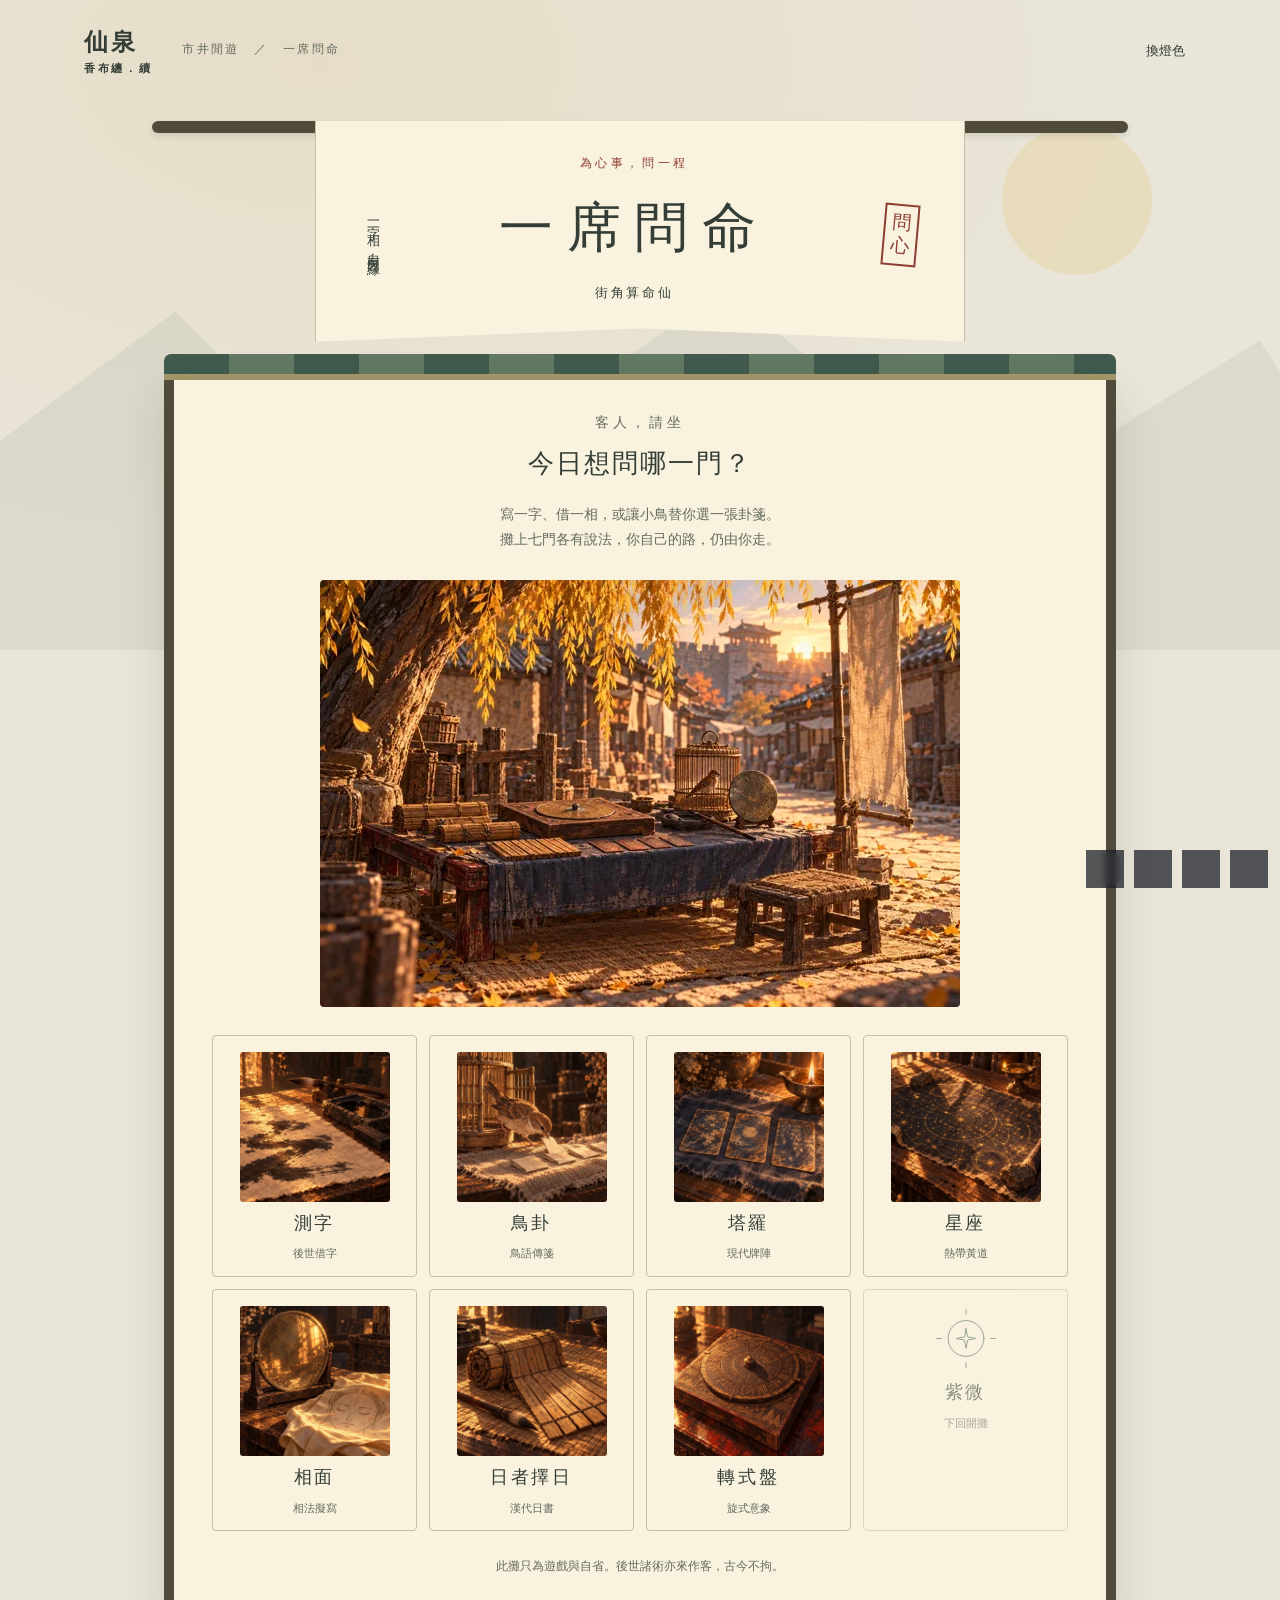
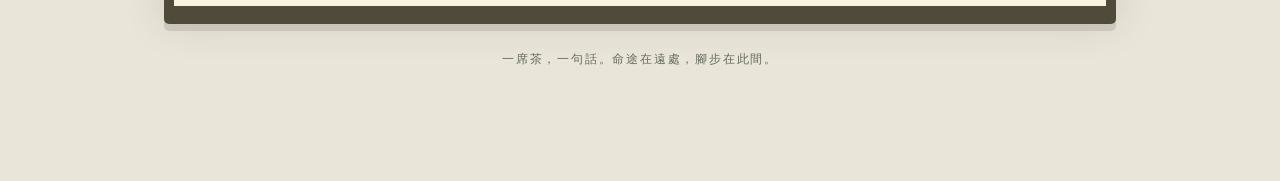
<file: index.html>
<!doctype html>
<html lang="zh-Hant"><head><meta charset="utf-8"><meta name="viewport" content="width=device-width,initial-scale=1">
<meta name="color-scheme" content="light dark"><meta name="description" content="仙泉．香布纏．續的算命小攤。寫字、抽牌、聽鳥語，為自己的心事問一程。">
<title>一席問命｜仙泉．香布纏．續</title><link rel="stylesheet" href="assets/style.css">
<script src="assets/core.js" defer></script><script src="assets/art.js" defer></script><script src="assets/app.js" defer></script></head>
<body>
<div class="sky" aria-hidden="true"><span class="moon"></span><span class="mountain"></span></div>
<header class="mast"><a href="index.html" id="wordmark" class="wordmark">仙泉<span>香布纏．續</span></a><span class="chapter">市井閒遊　／　一席問命</span><button id="theme" class="quiet" aria-label="切換深淺色">換燈色</button></header>
<main>
<div class="stall"><div class="beam" aria-hidden="true"></div><div class="banner"><span class="banner-side">一字一相　自有因緣</span><div><p class="eyebrow">為心事，問一程</p><h1 id="heading">一席問命</h1><p id="teller">街角算命仙</p></div><span class="seal" aria-hidden="true">問<br>心</span></div>
<div class="canopy" aria-hidden="true"></div>
<div class="table"><section id="menu" aria-labelledby="menu-title"><div class="welcome"><p class="eyebrow">客人，請坐</p><h2 id="menu-title" tabindex="-1">今日想問哪一門？</h2><p>寫一字、借一相，或讓小鳥替你選一張卦箋。<br>攤上七門各有說法，你自己的路，仍由你走。</p></div><img class="stall-art" src="assets/img/stall.webp" alt="一席問命算命小攤全景" width="640" height="427" loading="lazy" decoding="async"><div id="choices" class="choices"></div><p class="fine">此攤只為遊戲與自省。後世諸術亦來作客，古今不拘。</p></section>
<section id="play" hidden><div class="play-top"><button id="back" class="quiet">← 回攤前</button><span id="era" class="fine"></span></div><h2 id="method-title" tabindex="-1"></h2><div id="method-art" class="method-art"></div><p id="intro"></p><div id="scene" class="scene" aria-hidden="true"></div><form id="ritual"><div id="inputs"></div><p id="error" role="alert"></p><button id="cast" class="primary" type="submit">請先生解一解</button></form><div id="draw-area"></div><section id="answer" class="answer" aria-live="polite" hidden><p class="eyebrow">此番解語</p><h3 id="result-title" tabindex="-1"></h3><div id="result-art" class="result-art"></div><div id="result-text"></div><p id="source-note" class="fine"></p><div class="actions"><button id="again">再問一回</button><button id="leave" class="primary">收好解語，離席</button></div></section><p id="method-note" class="fine method-note"></p></section>
</div><div class="table-edge" aria-hidden="true"></div></div>
<p class="colophon">一席茶，一句話。命途在遠處，腳步在此間。</p>
<noscript>請開啟瀏覽器的 JavaScript，便可入席。</noscript>
</main><!-- yz-promo-footer v11 | 三件套+BMC 注意力效果 | https://github.com/yazelin/promo-footer-skill -->
<script>
(function(){"use strict";
if(new URLSearchParams(location.search).get("embed")==="1")return;
if(window.__yzPromoInit)return;window.__yzPromoInit=1;
/* 開啟計數。只送站名,後端只記「哪天、哪站、幾次」,不存 IP、不設 cookie、不給識別碼。
   有一半的作品是純靜態沒後端,以前根本不知道有沒有人在用。這行要放在下面那個
   prefers-reduced-motion 的 return 之前,不然關動畫的人就不會被算到。 */
try{if(location.hostname==="yazelin.github.io"&&navigator.sendBeacon)navigator.sendBeacon("https://k-rider-api.yazelinj303.workers.dev/hit?s=larch-xu-fortune")}catch(e){}
/* Reduced motion is handled by the site stylesheet; keep author links visible. */
var REPO="larch-xu-fortune",INJECT=true,ADDBLOG=true;
var GH=REPO?"https://github.com/yazelin/"+REPO:"https://github.com/yazelin";
var LINES=["嘿，這裡這裡，我是咖啡按鈕","我是一顆很努力的按鈕，求被點一下","噓，亞澤不知道我在偷偷拉贊助","你看我跳得這麼賣力，不請一杯嗎？","不請也沒關係，你來玩我就很開心","免費給你玩的，想寵亞澤再說","一杯咖啡，是下一個作品的燃料","你的咖啡會變成下一個作品，真的","咖啡因進入亞澤體內，程式碼就會自己寫完","亞澤說，有人請咖啡他會開心一整天","只是一杯咖啡，但亞澤會記得你","用愛發電中，咖啡因可提升發電效率","覺得好玩嗎？抖內一下下","這個網站沒有廣告，只有我這顆按鈕"];
var ICONS={blog:'<svg viewBox="0 0 24 24" width="18" height="18" fill="currentColor" aria-hidden="true"><path d="M12 2C6.48 2 2 6.48 2 12s4.48 10 10 10 10-4.48 10-10S17.52 2 12 2zm-1 17.93c-3.95-.49-7-3.85-7-7.93 0-.62.08-1.21.21-1.79L9 15v1c0 1.1.9 2 2 2v1.93zm6.9-2.54c-.26-.81-1-1.39-1.9-1.39h-1v-3c0-.55-.45-1-1-1H8v-2h2c.55 0 1-.45 1-1V7h2c1.1 0 2-.9 2-2v-.41c2.93 1.19 5 4.06 5 7.41 0 2.08-.8 3.97-2.1 5.39z"/></svg>',gh:'<svg viewBox="0 0 24 24" width="18" height="18" fill="currentColor" aria-hidden="true"><path d="M12 .297c-6.63 0-12 5.373-12 12 0 5.303 3.438 9.8 8.205 11.385.6.113.82-.258.82-.577 0-.285-.01-1.04-.015-2.04-3.338.724-4.042-1.61-4.042-1.61C4.422 18.07 3.633 17.7 3.633 17.7c-1.087-.744.084-.729.084-.729 1.205.084 1.838 1.236 1.838 1.236 1.07 1.835 2.809 1.305 3.495.998.108-.776.417-1.305.76-1.605-2.665-.3-5.466-1.332-5.466-5.93 0-1.31.465-2.38 1.235-3.22-.135-.303-.54-1.523.105-3.176 0 0 1.005-.322 3.3 1.23.96-.267 1.98-.399 3-.405 1.02.006 2.04.138 3 .405 2.28-1.552 3.285-1.23 3.285-1.23.645 1.653.24 2.873.12 3.176.765.84 1.23 1.91 1.23 3.22 0 4.61-2.805 5.625-5.475 5.92.42.36.81 1.096.81 2.22 0 1.606-.015 2.896-.015 3.286 0 .315.21.69.825.57C20.565 22.092 24 17.592 24 12.297c0-6.627-5.373-12-12-12"/></svg>',fb:'<svg viewBox="0 0 24 24" width="18" height="18" fill="currentColor" aria-hidden="true"><path d="M9.101 23.691v-7.98H6.627v-3.667h2.474v-1.58c0-4.085 1.848-5.978 5.858-5.978.401 0 .955.042 1.468.103a8.68 8.68 0 0 1 1.141.195v3.325a8.623 8.623 0 0 0-.653-.036 26.805 26.805 0 0 0-.733-.009c-.707 0-1.259.096-1.675.309a1.686 1.686 0 0 0-.679.622c-.258.42-.374.995-.374 1.752v1.297h3.919l-.386 2.103-.287 1.564h-3.246v8.245C19.396 23.238 24 18.179 24 12.044c0-6.627-5.373-12-12-12s-12 5.373-12 12c0 5.628 3.874 10.35 9.101 11.647Z"/></svg>',bmc:'<svg viewBox="0 0 24 24" width="18" height="18" fill="currentColor" aria-hidden="true"><path d="M20.216 6.415l-.132-.666c-.119-.598-.388-1.163-1.001-1.379-.197-.069-.42-.098-.57-.241-.152-.143-.196-.366-.231-.572-.065-.378-.125-.756-.192-1.133-.057-.325-.102-.69-.25-.987-.195-.4-.597-.634-.996-.788a5.723 5.723 0 00-.626-.194c-1-.263-2.05-.36-3.077-.416a25.834 25.834 0 00-3.7.062c-.915.083-1.88.184-2.75.5-.318.116-.646.256-.888.501-.297.302-.393.77-.177 1.146.154.267.415.456.692.58.36.162.737.284 1.123.366 1.075.238 2.189.331 3.287.37 1.218.05 2.437.01 3.65-.118.299-.033.598-.073.896-.119.352-.054.578-.513.474-.834-.124-.383-.457-.531-.834-.473-.466.074-.96.108-1.382.146-1.177.08-2.358.082-3.536.006a22.228 22.228 0 01-1.157-.107c-.086-.01-.18-.025-.258-.036-.243-.036-.484-.08-.724-.13-.111-.027-.111-.185 0-.212h.005c.277-.06.557-.108.838-.147h.002c.131-.009.263-.032.394-.048a25.076 25.076 0 013.426-.12c.674.019 1.347.067 2.017.144l.228.031c.267.04.533.088.798.145.392.085.895.113 1.07.542.055.137.08.288.111.431l.319 1.484a.237.237 0 01-.199.284h-.003c-.037.006-.075.01-.112.015a36.704 36.704 0 01-4.743.295 37.059 37.059 0 01-4.699-.304c-.14-.017-.293-.042-.417-.06-.326-.048-.649-.108-.973-.161-.393-.065-.768-.032-1.123.161-.29.16-.527.404-.675.701-.154.316-.199.66-.267 1-.069.34-.176.707-.135 1.056.087.753.613 1.365 1.37 1.502a39.69 39.69 0 0011.343.376.483.483 0 01.535.53l-.071.697-1.018 9.907c-.041.41-.047.832-.125 1.237-.122.637-.553 1.028-1.182 1.171-.577.131-1.165.2-1.756.205-.656.004-1.31-.025-1.966-.022-.699.004-1.556-.06-2.095-.58-.475-.458-.54-1.174-.605-1.793l-.731-7.013-.322-3.094c-.037-.351-.286-.695-.678-.678-.336.015-.718.3-.678.679l.228 2.185.949 9.112c.147 1.344 1.174 2.068 2.446 2.272.742.12 1.503.144 2.257.156.966.016 1.942.053 2.892-.122 1.408-.258 2.465-1.198 2.616-2.657.34-3.332.683-6.663 1.024-9.995l.215-2.087a.484.484 0 01.39-.426c.402-.078.787-.212 1.074-.518.455-.488.546-1.124.385-1.766zm-1.478.772c-.145.137-.363.201-.578.233-2.416.359-4.866.54-7.308.46-1.748-.06-3.477-.254-5.207-.498-.17-.024-.353-.055-.47-.18-.22-.236-.111-.71-.054-.995.052-.26.152-.609.463-.646.484-.057 1.046.148 1.526.22.577.088 1.156.159 1.737.212 2.48.226 5.002.19 7.472-.14.45-.06.899-.13 1.345-.21.399-.072.84-.206 1.08.206.166.281.188.657.162.974a.544.544 0 01-.169.364zm-6.159 3.9c-.862.37-1.84.788-3.109.788a5.884 5.884 0 01-1.569-.217l.877 9.004c.065.78.717 1.38 1.5 1.38 0 0 1.243.065 1.658.065.447 0 1.786-.065 1.786-.065.783 0 1.434-.6 1.499-1.38l.94-9.95a3.996 3.996 0 00-1.322-.238c-.826 0-1.491.284-2.26.613z"/></svg>'};
var CSS="@keyframes yzIdle{0%,55%,100%{transform:translateY(0)}62%{transform:translateY(-4px)}70%{transform:translateY(0)}78%{transform:translateY(-2px)}84%{transform:translateY(0)}}"+
".yz-idle{animation:yzIdle 2.6s ease-in-out infinite}"+
"@keyframes yzHop{0%,100%{transform:translateY(0)}20%{transform:translateY(-6px) scale(1.04)}40%{transform:translateY(0) scale(1)}55%{transform:translateY(-3px)}70%{transform:translateY(0)}}"+
".yz-hop{animation:yzHop .9s cubic-bezier(.36,.07,.19,.97)}"+
".yz-bubble{position:fixed;z-index:2147483000;max-width:200px;padding:6px 11px;border-radius:14px;background:#fffdf7;color:#4a3f35;border:1px solid rgba(0,0,0,.1);box-shadow:0 4px 14px rgba(0,0,0,.18);font:13px/1.5 system-ui,-apple-system,'Noto Sans TC',sans-serif;pointer-events:none;opacity:0;transform:translateY(5px);transition:opacity .25s ease,transform .25s ease}"+
".yz-bubble.yz-on{opacity:1;transform:translateY(0)}"+
".yz-bubble::after{content:'';position:absolute;left:var(--yz-tail,50%);margin-left:-6px;border:6px solid transparent}"+
".yz-bubble.yz-above::after{bottom:-6px;border-bottom:0;border-top:6px solid #fffdf7}"+
".yz-bubble.yz-below::after{top:-6px;border-top:0;border-bottom:6px solid #fffdf7}"+
".yz-cluster{position:fixed;right:12px;bottom:12px;z-index:2147482999;display:flex;gap:10px}"+
".yz-cluster a{display:inline-flex;align-items:center;justify-content:center;width:38px;height:38px;border-radius:50%;background:rgba(22,26,35,.72);color:#fff;border:1px solid rgba(255,255,255,.28);backdrop-filter:blur(4px);transition:transform .15s,background .15s}"+
".yz-cluster a:hover{transform:translateY(-2px);background:rgba(22,26,35,.92)}";
var bubble,anchor;
function addCss(){if(document.getElementById("yz-promo-css"))return;var s=document.createElement("style");s.id="yz-promo-css";s.textContent=CSS;document.head.appendChild(s)}
function inFooter(el){try{return !!(el.closest&&el.closest('footer,nav,[class*="footer"],[id*="footer"]'))}catch(e){return false}}
function findAnchor(){var as=document.querySelectorAll('a[href*="buymeacoffee.com/yazelin"]');if(!as.length)return null;
var vis=[],i,r;for(i=0;i<as.length;i++){r=as[i].getBoundingClientRect();if(r.width||r.height)vis.push(as[i])}
var pool=vis.length?vis:[].slice.call(as);
for(i=0;i<pool.length;i++)if(inFooter(pool[i]))return pool[i];
return pool[pool.length-1]}
function inject(){if(!INJECT||findAnchor()||document.querySelector(".yz-cluster"))return;
var n=document.createElement("nav");n.className="yz-cluster";n.setAttribute("aria-label","作者連結");
n.innerHTML='<a href="'+GH+'" target="_blank" rel="noopener" aria-label="GitHub 原始碼" title="GitHub 原始碼">'+ICONS.gh+'</a>'+
'<a href="https://www.facebook.com/yaze.lin.gm" target="_blank" rel="noopener" aria-label="Facebook" title="Facebook">'+ICONS.fb+'</a>'+
'<a href="https://buymeacoffee.com/yazelin" target="_blank" rel="noopener" aria-label="請亞澤喝杯咖啡 Buy me a coffee" title="請亞澤喝杯咖啡 Buy me a coffee">'+ICONS.bmc+'</a>'+
(ADDBLOG?'<a class="yz-blog" href="https://yazelin.github.io/" target="_blank" rel="noopener" aria-label="亞澤的部落格" title="亞澤的部落格">'+ICONS.blog+'</a>':'');
document.body.appendChild(n)}
function blogLinked(){var as=document.querySelectorAll('a[href^="https://yazelin.github.io"]');for(var i=0;i<as.length;i++){try{if(new URL(as[i].href).pathname==="/")return true}catch(e){}}return false}
function addBlog(){if(!ADDBLOG||document.querySelector(".yz-blog")||blogLinked()||!inFooter(anchor))return;
var c=anchor.cloneNode(true);c.classList.remove("yz-hop","yz-idle");c.classList.add("yz-blog");
c.href="https://yazelin.github.io/";c.setAttribute("aria-label","亞澤的部落格");c.setAttribute("title","亞澤的部落格");
if(c.querySelector("svg")){var hasText=!!c.textContent.trim();c.innerHTML=ICONS.blog+(hasText?"部落格":"")}else{c.textContent="部落格"}
anchor.parentNode.insertBefore(c,anchor.nextSibling)}
function hop(){anchor.classList.remove("yz-hop");void anchor.offsetWidth;anchor.classList.add("yz-hop")}
var shown=0,MAX_SHOWS=3;
function say(){if(window.matchMedia&&matchMedia("(prefers-reduced-motion: reduce)").matches)return;if(document.hidden)return;var r=anchor.getBoundingClientRect();if(!r.width&&!r.height)return;if(r.bottom<0||r.top>innerHeight)return;shown++;
bubble.textContent=LINES[Math.floor(Math.random()*LINES.length)];
bubble.classList.remove("yz-on","yz-above","yz-below");
bubble.style.left="0px";bubble.style.top="0px";
var bw=bubble.offsetWidth,bh=bubble.offsetHeight,cx=r.left+r.width/2;
var left=Math.max(8,Math.min(cx-bw/2,innerWidth-bw-8));
var above=r.top-bh-12>=8;
bubble.style.left=left+"px";
bubble.style.top=(above?r.top-bh-12:r.bottom+12)+"px";
bubble.classList.add(above?"yz-above":"yz-below");
bubble.style.setProperty("--yz-tail",Math.max(12,Math.min(cx-left,bw-12))+"px");
hop();
requestAnimationFrame(function(){bubble.classList.add("yz-on")});
setTimeout(function(){bubble.classList.remove("yz-on")},4200)}
function start(){addCss();inject();anchor=findAnchor();if(!anchor)return false;
try{if(getComputedStyle(anchor).display==="inline")anchor.style.display="inline-block"}catch(e){}
anchor.classList.add("yz-idle");
anchor.addEventListener("animationend",function(e){if(e.animationName==="yzHop")anchor.classList.remove("yz-hop")});
try{addBlog()}catch(e){}
bubble=document.createElement("div");bubble.className="yz-bubble";bubble.setAttribute("aria-hidden","true");document.body.appendChild(bubble);
window.__yzPromo=say;
(function loop(first){if(shown>=MAX_SHOWS)return;setTimeout(function(){say();loop(false)},first?18e3+Math.random()*12e3:9e4+Math.random()*9e4)})(true);
return true}
function boot(){var tries=0;(function t(){if(start())return;if(++tries<20)setTimeout(t,1500)})()}
if(document.readyState==="loading")document.addEventListener("DOMContentLoaded",boot);else boot();
})();
</script>
</body></html>
</file>
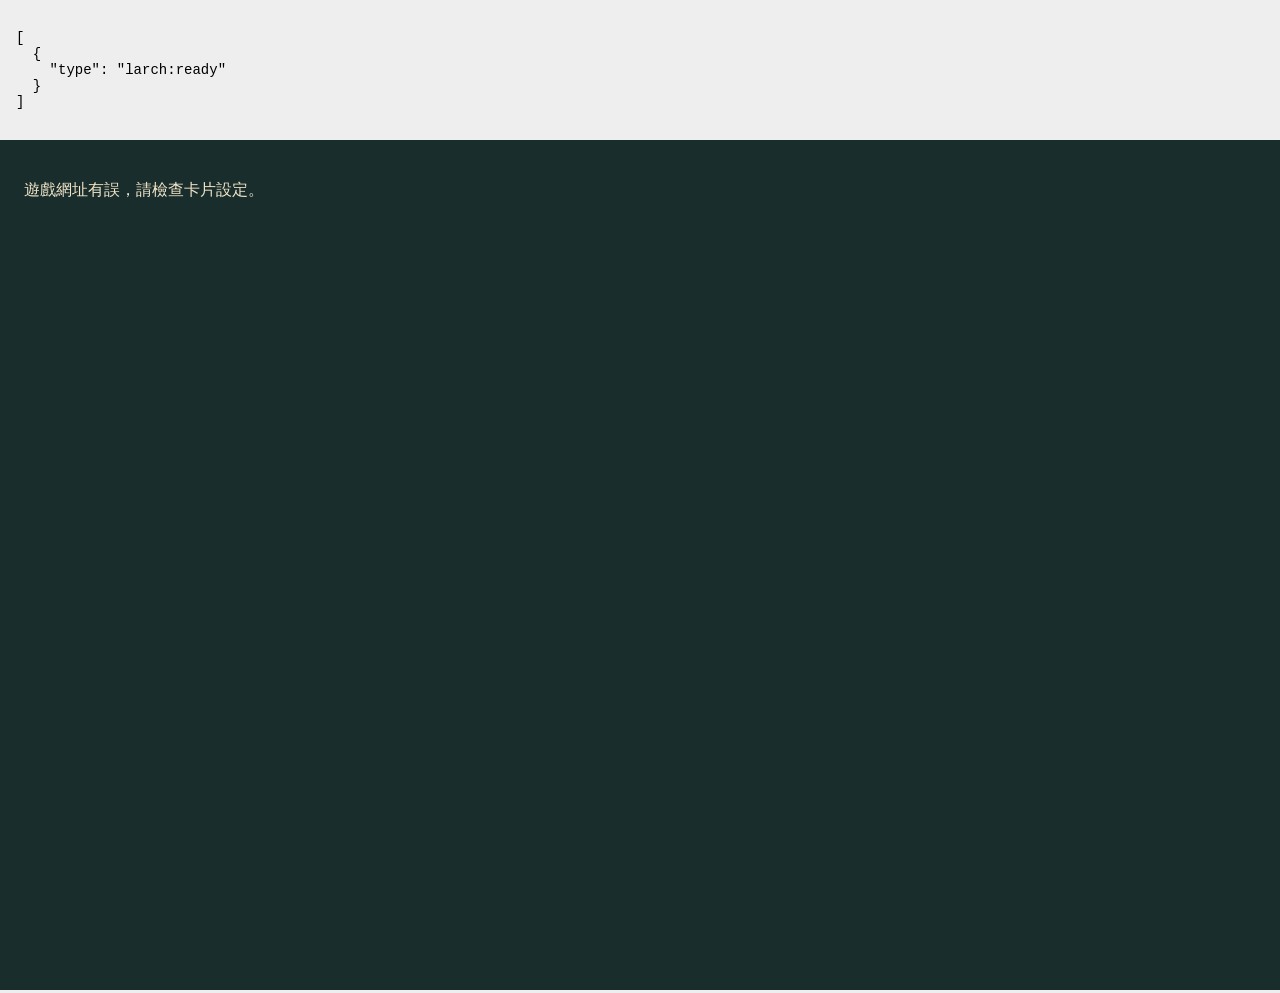
<file: tests/embed_host.html>
<!doctype html><html lang="zh-Hant"><head><meta charset="utf-8"><meta name="viewport" content="width=device-width,initial-scale=1"><title>Larch 接線驗收</title><style>body{margin:0;font:14px sans-serif;background:#eee}iframe{width:100%;height:850px;border:0}pre{padding:16px;white-space:pre-wrap}</style></head><body><pre id="log">等待卡片。</pre><iframe id="card" title="模擬 Larch 卡片"></iframe><script>
window.events=[];window.variables={};
const card=document.getElementById('card'), p=new URLSearchParams(location.search);
const methods=['cezi','bird','tarot','zodiac','face','day','wheel'];
for(const m of methods){variables['fortune_'+m+'_count']=m==='cezi'?3:0;variables['fortune_'+m+'_last']=m==='cezi'?'cezi-old':'';}
window.addEventListener('message',e=>{
 if(e.source!==card.contentWindow)return;
 const d=e.data;events.push(d);document.getElementById('log').textContent=JSON.stringify(events,null,2);
 if(d.type==='larch:ready')card.contentWindow.postMessage({type:'larch:init',variables,values:{method:p.get('method')||'cezi',teller:'市口問命翁',pagesUrl:new URL('../index.html',location.href).href}},location.origin);
 if(d.type==='larch:set'&&Object.hasOwn(variables,d.name))variables[d.name]=d.value;
});
card.src='../larch/card.html';
</script></body></html>
</file>
<file: assets/style.css>
:root{color-scheme:light;--sky:#e9e5d8;--paper:#f9f2df;--ink:#343e37;--muted:#656b5f;--red:#8e3e32;--line:#c9bda1;--wood:#504a3b;--green:#405a4d;--glow:#e5cb8e;--shadow:#35392b24;font-family:'Noto Serif CJK TC','Songti TC','PMingLiU',serif}*{box-sizing:border-box}body{margin:0;background:var(--sky);color:var(--ink);line-height:1.8;min-width:300px}body.dark{color-scheme:dark;--sky:#192d2c;--paper:#263c37;--ink:#f2e6c9;--muted:#c0c5ae;--red:#f0b59c;--line:#667365;--wood:#111f1e;--green:#bfd2b4;--glow:#e5cb8e;--shadow:#0005}@media(prefers-color-scheme:dark){body:not(.light){color-scheme:dark;--sky:#192d2c;--paper:#263c37;--ink:#f2e6c9;--muted:#c0c5ae;--red:#f0b59c;--line:#667365;--wood:#111f1e;--green:#bfd2b4;--glow:#e5cb8e;--shadow:#0005}}button,input,select{font:inherit}button,a,input,select{-webkit-tap-highlight-color:transparent}button{min-height:46px;padding:9px 20px;border:1px solid var(--line);background:var(--paper);color:var(--ink);border-radius:4px;cursor:pointer;touch-action:manipulation}button:hover{border-color:var(--red);box-shadow:0 2px 0 var(--red)}button:disabled{opacity:.55;cursor:default;box-shadow:none}:focus-visible{outline:3px solid var(--red);outline-offset:4px}.primary{background:var(--green);color:var(--paper);border-color:var(--green)}.quiet{border-color:transparent;background:transparent;padding:6px 10px}.sky{position:absolute;inset:0;overflow:hidden;pointer-events:none;height:650px;z-index:-1;background:radial-gradient(ellipse at 25% 10%,#d5bb8230,transparent 60%)}.moon{position:absolute;width:150px;height:150px;border-radius:50%;background:var(--glow);opacity:.35;right:10%;top:125px}.mountain{position:absolute;inset:290px -5% 0;background:var(--green);opacity:.08;clip-path:polygon(0 55%,17% 6%,32% 65%,56% 0,75% 60%,94% 14%,100% 50%,100% 100%,0 100%)}.mast{max-width:1180px;margin:auto;padding:24px 34px;display:flex;align-items:center;gap:30px}.wordmark{color:var(--ink);font-size:24px;font-weight:bold;text-decoration:none;letter-spacing:.12em;line-height:1.5}.wordmark span{display:block;font-size:11px;letter-spacing:.24em}.chapter{font-size:12px;letter-spacing:.2em;color:var(--muted);flex:1}.mast>button{margin-left:auto;font-size:13px}main{max-width:1020px;margin:20px auto 0;padding:0 34px 110px}.stall{position:relative}.beam{position:absolute;top:0;left:-12px;right:-12px;height:12px;border-radius:6px;background:var(--wood);box-shadow:0 3px 6px var(--shadow)}.banner{padding:32px 46px 25px;display:flex;align-items:center;justify-content:space-between;gap:20px;text-align:center;max-width:650px;margin:auto;background:var(--paper);border-inline:1px solid var(--line);clip-path:polygon(0 0,100% 0,100% 100%,50% 94%,0 100%)}.banner-side{writing-mode:vertical-rl;font-size:13px;letter-spacing:.25em}.eyebrow{font-size:12px;letter-spacing:.3em;color:var(--red);margin:0 0 6px}h1{font-size:clamp(36px,5vw,54px);letter-spacing:.25em;margin:0;font-weight:500}#teller{font-size:13px;letter-spacing:.2em;margin:4px 0 12px}.seal{border:2px solid var(--red);color:var(--red);font-size:19px;line-height:1.2;padding:6px;transform:rotate(5deg)}.canopy{height:26px;margin-top:12px;background:repeating-linear-gradient(90deg,#405a4d 0,#405a4d 65px,#637862 65px,#637862 130px);border-radius:7px 7px 0 0;border-bottom:6px solid #a59669}.table{border-inline:10px solid var(--wood);background:var(--paper);padding:30px 38px 28px;box-shadow:0 15px 40px var(--shadow);background-image:repeating-linear-gradient(0deg,transparent 0,transparent 4px,#9a835502 5px)}.table-edge{height:18px;background:var(--wood);border-radius:0 0 5px 5px;box-shadow:0 7px 0 #302e2520}.welcome{text-align:center;margin:0 auto 28px}.welcome h2,h2{font-weight:500;font-size:26px;letter-spacing:.08em;margin:3px 0 10px}.welcome p{font-size:14px;color:var(--muted)}.choices{display:grid;grid-template-columns:repeat(4,1fr);gap:12px}.choice{position:relative;min-height:160px;padding:16px 7px 12px;display:flex;flex-direction:column;align-items:center;gap:5px;border:1px solid var(--line);background:transparent}.choice span{font-size:18px;letter-spacing:.15em}.choice small{font-size:11px;color:var(--muted)}.choice svg{height:65px;width:80px;color:var(--green)}.fine{font-size:12px;color:var(--muted);line-height:1.8}#menu>.fine{text-align:center;margin:25px 0 0}.colophon{text-align:center;font-size:12px;letter-spacing:.15em;color:var(--muted);margin:25px 0 0}.play-top{display:flex;justify-content:space-between;align-items:center;margin:-10px -10px 16px}#intro{color:var(--muted);margin:0 0 12px}#play h2{font-size:30px}.scene{height:145px;display:flex;align-items:center;justify-content:center;position:relative;overflow:hidden;margin:16px 0}.scene svg{height:130px;width:160px;color:var(--green)}.scene .large-char{font-size:100px;color:var(--green);line-height:1}.scene .orb{width:110px;height:110px;border:1px solid var(--line);border-radius:50%;box-shadow:inset 0 0 0 12px var(--paper),inset 0 0 0 13px var(--line);display:grid;place-items:center;font-size:44px;color:var(--red)}label{display:inline-flex;flex-direction:column;font-size:14px;gap:5px;margin:0 12px 14px 0}input,select{padding:10px 12px;border:1px solid var(--line);background:var(--paper);color:var(--ink);min-height:46px;max-width:100%;border-radius:3px}input[type=text]{width:200px}input[type=number]{width:110px}#error{color:var(--red);font-size:14px;margin:0 0 12px}#error:empty{display:none}#ritual{text-align:center}#inputs>p{margin:0 0 12px}.answer{margin-top:26px;border-top:1px solid var(--line);padding:22px 0 0}.answer h3{font-size:25px;font-weight:500;margin:0 0 8px}.answer p{margin:9px 0}.actions{display:flex;gap:12px;flex-wrap:wrap;margin:20px 0 8px}.method-note{border-top:1px dotted var(--line);padding-top:14px;margin-top:26px}.cards{display:flex;justify-content:center;gap:12px;margin:24px 0;perspective:900px}.tarot-card{width:145px;min-height:210px;padding:10px 5px;background:var(--green);color:var(--paper);border:5px double var(--line);display:flex;align-items:center;justify-content:center;flex-direction:column;gap:8px;transition:transform .55s}.tarot-card svg{width:78px;height:105px}.tarot-card.revealed{background:var(--paper);color:var(--ink);animation:flip .65s}.tarot-card .reverse{transform:rotate(180deg)}.tarot-card small{font-size:12px}.slips{position:absolute;bottom:10px;display:flex;gap:3px;width:90%;justify-content:center}.slips i{display:block;flex:1;min-width:3px;max-width:23px;height:47px;border:1px solid var(--line);background:var(--paper);box-shadow:inset 0 0 0 3px var(--paper),inset 0 0 0 4px var(--red)}.bird-actor{position:absolute;left:10%;top:0;transition:left 1.4s}.bird-actor svg{height:100px;width:100px}.bird-walk{animation:hop .22s 7}.slip-open{display:block;margin:25px auto;padding:30px 20px;writing-mode:vertical-rl;letter-spacing:.25em;border:4px double var(--red);animation:flip .7s}#wheel-svg{transition:transform 2s cubic-bezier(.15,.65,.12,1);width:200px;height:200px}.scene:has(#wheel-svg){height:240px}.wheel-pointer{position:absolute;top:6px;color:var(--red);font-size:28px;z-index:1}.shuffling svg{animation:shuffle .3s 4}.wait{opacity:.8}body.embed #yz-promo-footer,body.embed [id^="yz-promo"],body.embed .yz-promo-bubble{display:none!important}body.embed .mast{padding-top:10px}body.embed main{margin-top:0;padding-bottom:25px}[hidden]{display:none!important}@keyframes hop{50%{transform:translateY(-9px) rotate(5deg)}}@keyframes flip{from{transform:rotateY(85deg)}to{transform:rotateY(0)}}@keyframes shuffle{50%{transform:translateX(20px) rotate(8deg)}}@media(max-width:650px){.mast{padding:18px 18px}.chapter{display:none}main{padding:0 14px 110px;margin-top:12px}.banner{padding:28px 22px 18px}.banner-side{font-size:11px}.table{padding:24px 18px;border-inline-width:6px}.choices{grid-template-columns:repeat(2,1fr);gap:10px}.choice{min-height:141px}.choice svg{height:55px}.welcome h2{font-size:23px}.welcome p br{display:none}.tarot-card{min-height:160px;width:31%;font-size:14px}.tarot-card svg{width:55px;height:73px}.cards{gap:6px}.actions>button{flex:1;padding-inline:10px}.play-top .fine{font-size:10px}.colophon{font-size:10px}}@media(prefers-reduced-motion:reduce){*,*::before,*::after{animation:none!important;transition:none!important;scroll-behavior:auto!important}}

/* Game paintings keep their full composition in both themes and narrow embeds. */
.stall-art{display:block;width:100%;max-width:640px;height:auto;margin:0 auto 28px;border-radius:4px}
.choice .choice-art{display:block;width:100%;max-width:150px;height:auto;aspect-ratio:1;object-fit:contain;border-radius:3px}
.method-art img,.result-art img{display:block;width:100%;max-width:320px;height:auto;margin:18px auto;border-radius:4px}
.tarot-card{min-width:0}
.tarot-card:disabled.revealed{opacity:1}
.tarot-card .tarot-art{display:block;width:100%;height:auto;aspect-ratio:9/16;object-fit:contain}
.tarot-card span{overflow-wrap:anywhere}
@media(max-width:650px){.choice .choice-art{max-width:120px}.tarot-card{padding:8px 3px;border-width:3px;gap:5px}.method-art img,.result-art img{max-width:280px}}
</file>
